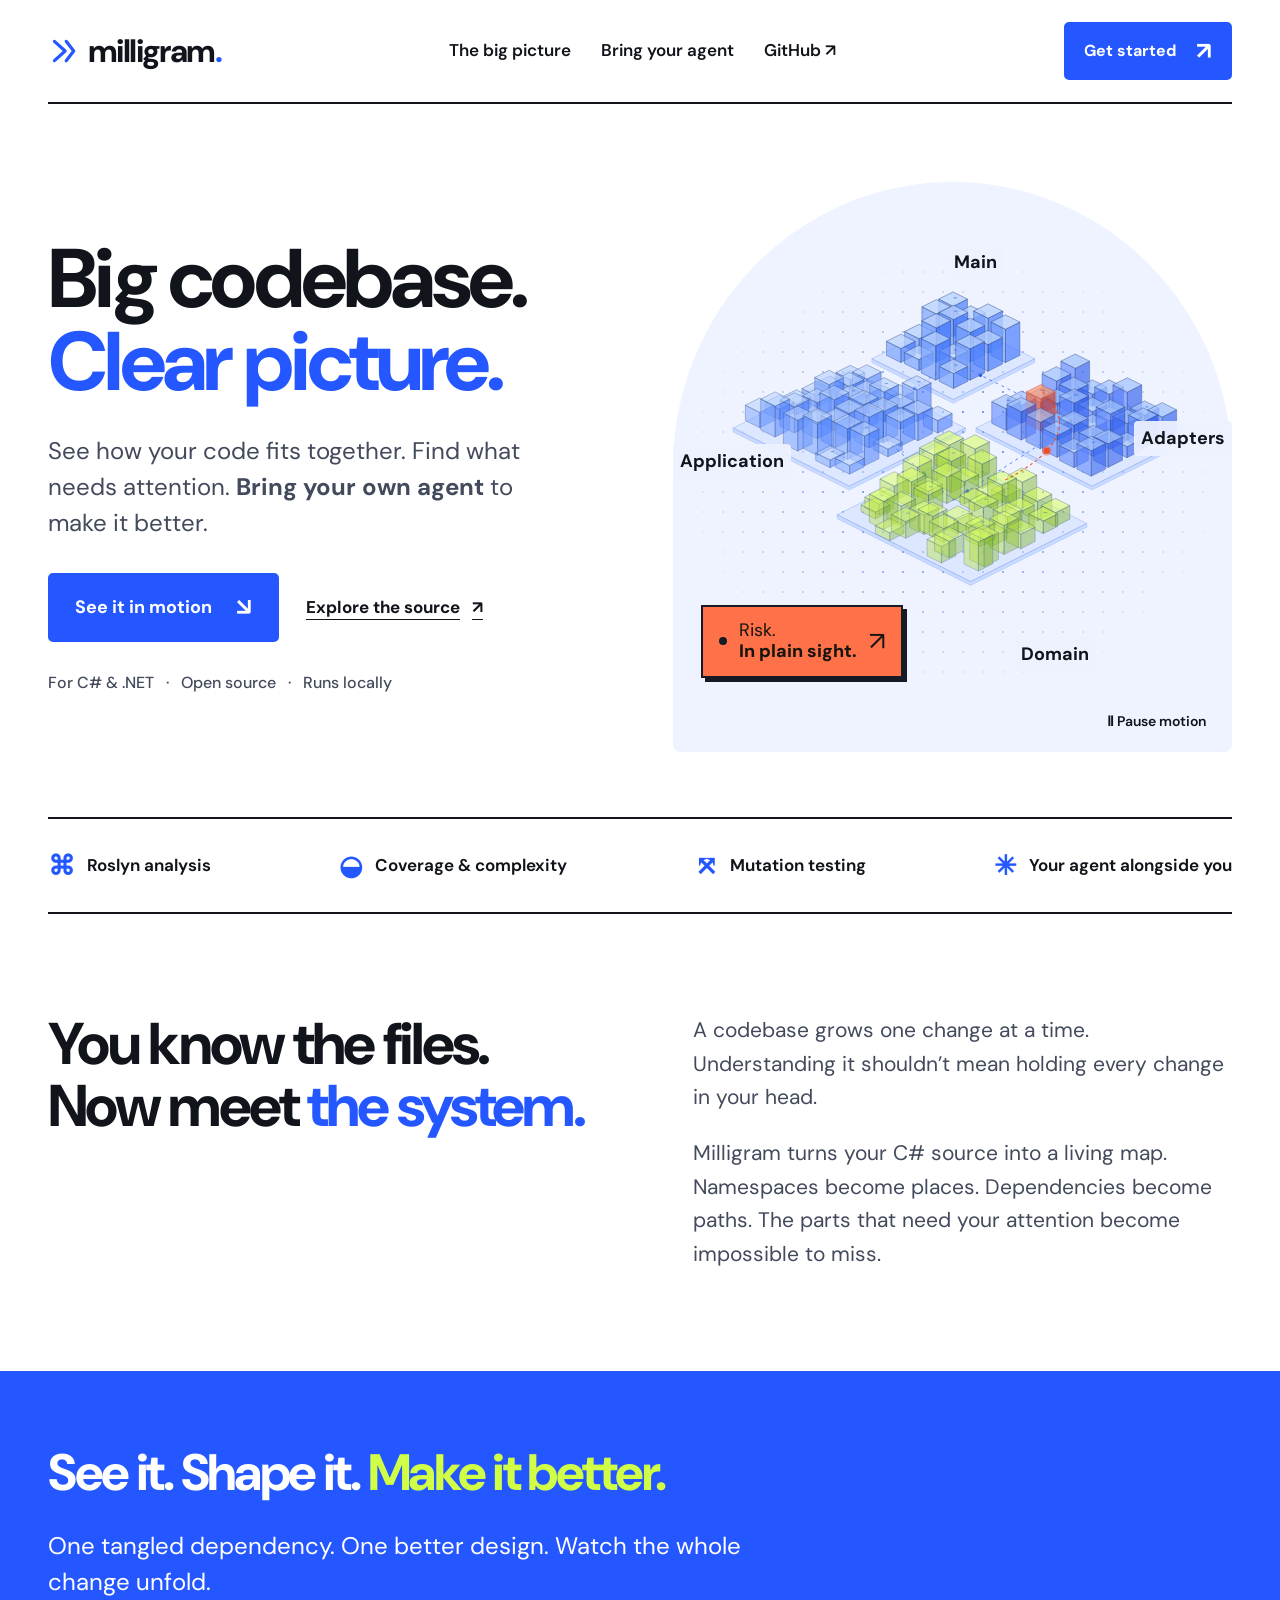
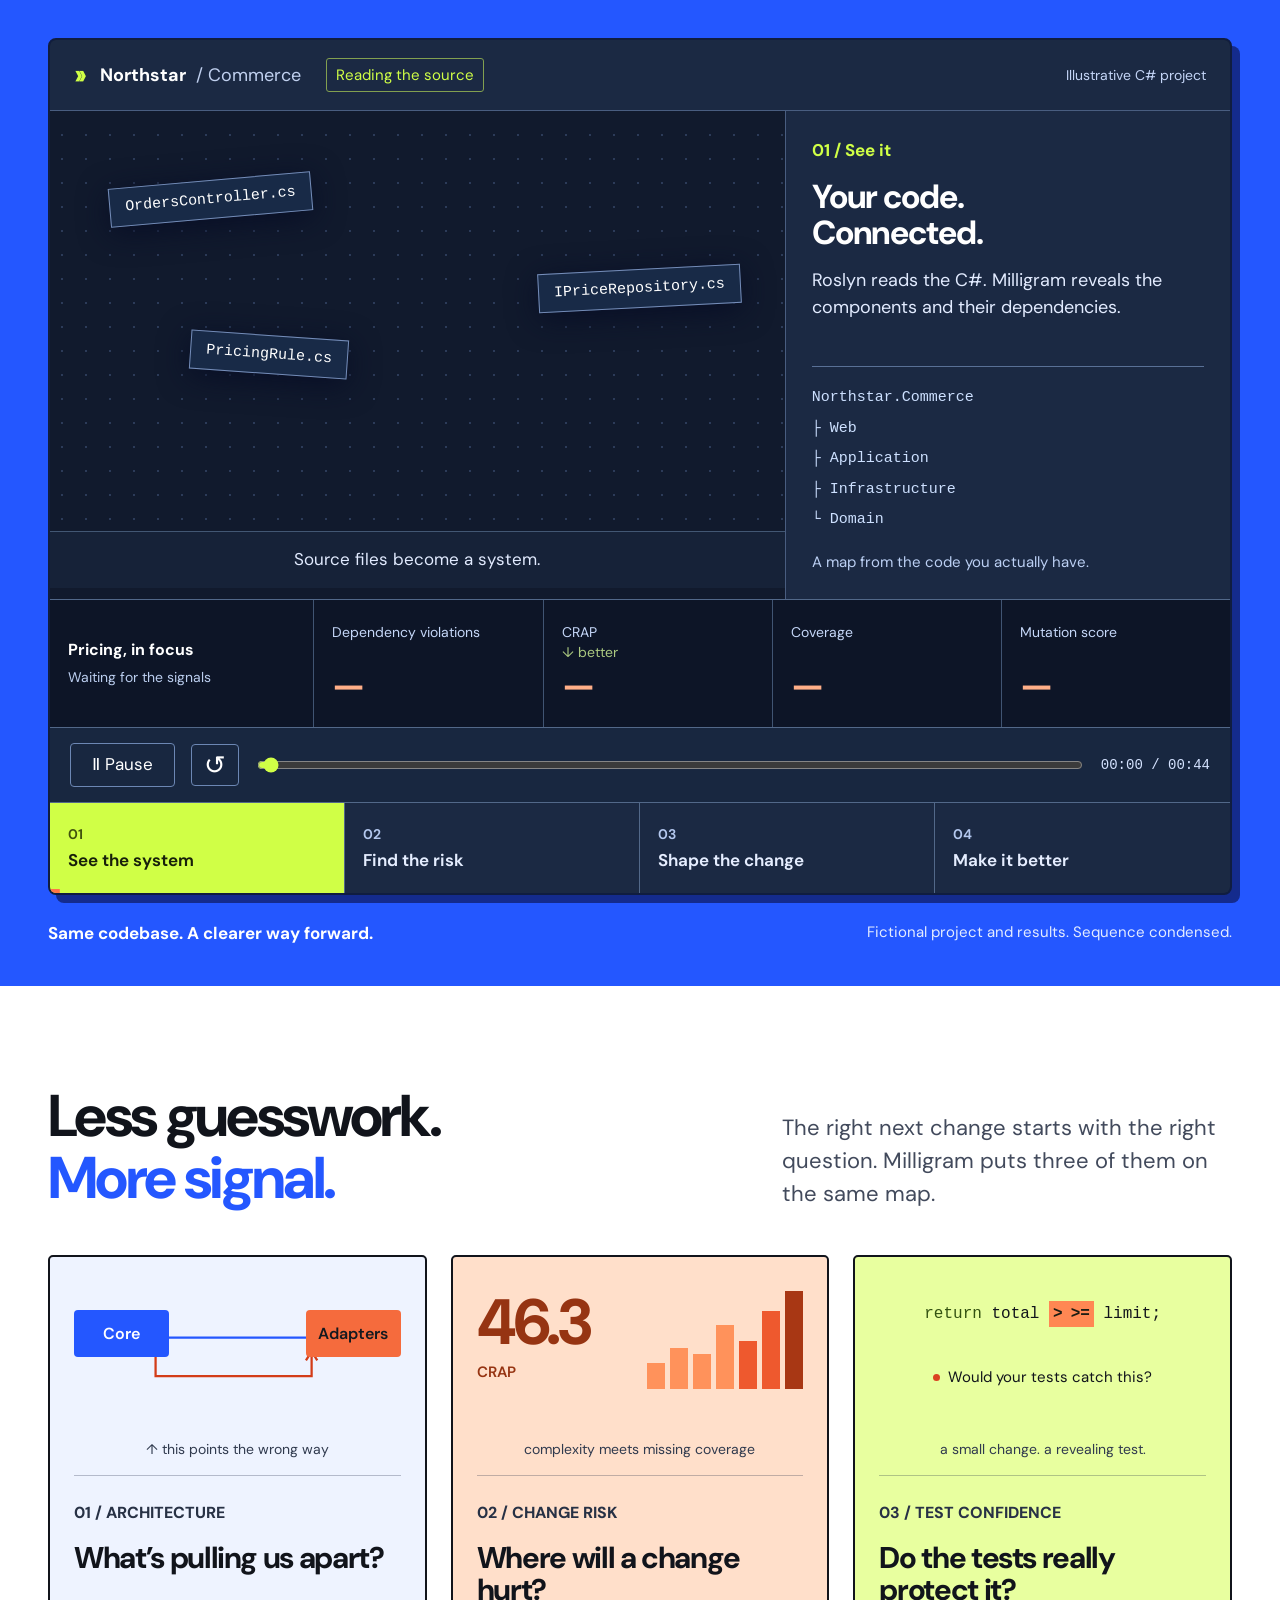
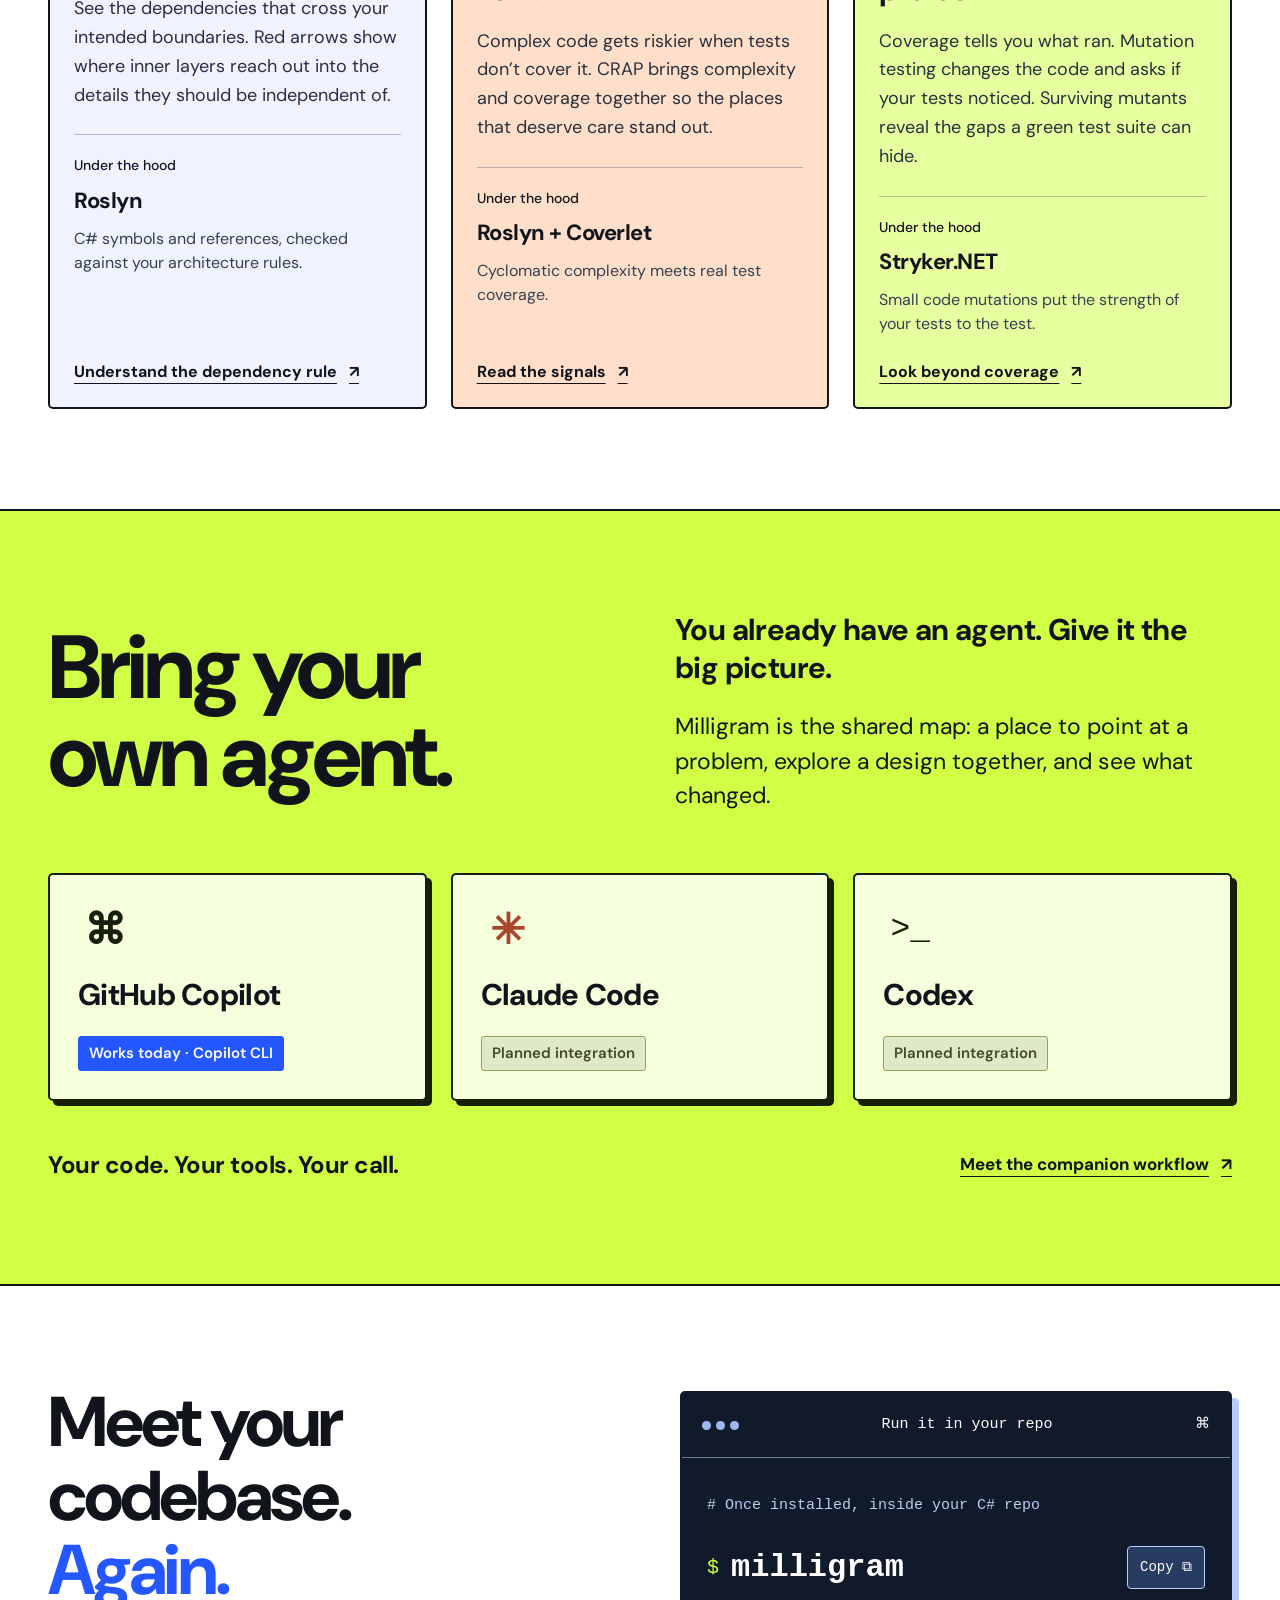
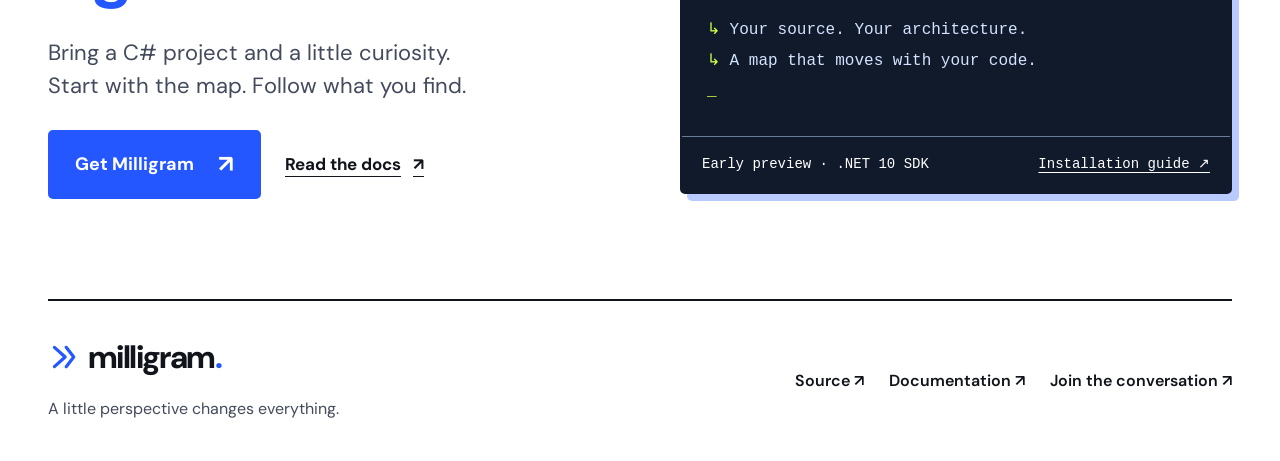
<file: docs/index.html>
<!doctype html>
<html lang="en">
  <head>
    <meta charset="utf-8" />
    <meta name="viewport" content="width=device-width, initial-scale=1" />
    <meta name="theme-color" content="#ffffff" />
    <meta
      name="description"
      content="See the shape of your C# codebase. Find architectural risk, explore a better design, and work with an AI agent to make it real. Meet Milligram."
    />
    <meta
      property="og:title"
      content="Milligram — Big codebase. Clear picture."
    />
    <meta
      property="og:description"
      content="A living map of your C# codebase. Architecture, test confidence, and an agent to help you move forward."
    />
    <meta property="og:type" content="website" />
    <meta property="og:url" content="https://jhnoor.github.io/milligram/" />
    <title>Milligram — See the big picture. Change it.</title>
    <link rel="icon" href="favicon.svg" type="image/svg+xml" />
    <link rel="preconnect" href="https://fonts.googleapis.com" />
    <link rel="preconnect" href="https://fonts.gstatic.com" crossorigin />
    <link
      href="https://fonts.googleapis.com/css2?family=DM+Sans:wght@400;500;600;650;700;750;800&display=swap"
      rel="stylesheet"
    />
    <link rel="stylesheet" href="style.css" />
    <script src="site.js" defer></script>
  </head>
  <body>
    <a class="skip-link" href="#main">Skip to content</a>
    <header class="site-header wrap">
      <a class="wordmark" href="#" aria-label="Milligram home"
        ><svg viewBox="0 0 28 28" aria-hidden="true">
          <path d="m6 5 10 9L6 23M17 5l7 9-7 9" /></svg
        >milligram<span class="wordmark-period">.</span></a
      >
      <nav aria-label="Main navigation">
        <a href="#how-it-works">The big picture</a
        ><a href="#agents">Bring your agent</a
        ><a class="nav-github" href="https://github.com/jhnoor/milligram"
          >GitHub <span aria-hidden="true">↗</span></a
        >
      </nav>
      <a class="button button-small" href="#start"
        >Get started <span aria-hidden="true">↗</span></a
      >
    </header>
    <main id="main">
      <section class="hero wrap" aria-labelledby="hero-title">
        <div class="hero-copy">
          <h1 id="hero-title">Big codebase.<br /><em>Clear picture.</em></h1>
          <p class="hero-description">
            See how your code fits together. Find what needs attention.
            <strong>Bring your own agent</strong> to make it better.
          </p>
          <div class="hero-actions">
            <a href="#how-it-works" class="button"
              >See it in motion
              <span class="play-icon" aria-hidden="true">↘</span></a
            ><a class="text-link" href="https://github.com/jhnoor/milligram"
              >Explore the source <span aria-hidden="true">↗</span></a
            >
          </div>
          <p class="hero-note">
            For C# &amp; .NET <span>·</span> Open source <span>·</span> Runs
            locally
          </p>
        </div>
        <div
          class="hero-art"
          role="group"
          aria-label="An animated isometric map: code elements assemble into connected architecture layers, with one risky dependency highlighted in orange."
        >
          <canvas id="architecture-art" aria-hidden="true"></canvas>
          <div class="art-label label-main">Main</div>
          <div class="art-label label-adapters">Adapters</div>
          <div class="art-label label-application">Application</div>
          <div class="art-label label-domain">Domain</div>
          <div class="art-callout">
            <span class="risk-dot"></span
            ><span>Risk.<br /><strong>In plain sight.</strong></span
            ><span aria-hidden="true">↗</span>
          </div>
          <div class="art-bottomline">
            <button
              id="motion-toggle"
              type="button"
              aria-pressed="false"
              aria-label="Pause animations"
            >
              <span aria-hidden="true">Ⅱ</span> Pause motion
            </button>
          </div>
        </div>
      </section>
      <div class="foundation-strip wrap" aria-label="Product foundations">
        <span><b class="strip-symbol">⌘</b> Roslyn analysis</span
        ><span><b class="strip-symbol">◒</b> Coverage &amp; complexity</span
        ><span><b class="strip-symbol">⤧</b> Mutation testing</span
        ><span><b class="strip-symbol">✳</b> Your agent alongside you</span>
      </div>

      <section class="intro wrap section-space" aria-labelledby="intro-title">
        <div class="intro-grid">
          <h2 id="intro-title">
            You know the files.<br />Now meet <em>the system.</em>
          </h2>
          <div class="intro-copy">
            <p>
              A codebase grows one change at a time. Understanding it shouldn’t
              mean holding every change in your head.
            </p>
            <p>
              Milligram turns your C# source into a living map. Namespaces
              become places. Dependencies become paths. The parts that need your
              attention become impossible to miss.
            </p>
          </div>
        </div>
      </section>

      <section
        id="how-it-works"
        class="walkthrough"
        aria-labelledby="walkthrough-title"
      >
        <div class="wrap">
          <div class="walkthrough-heading">
            <h2 id="walkthrough-title">
              See it. Shape it. <em>Make it better.</em>
            </h2>
          </div>
          <p class="story-intro">
            One tangled dependency. One better design. Watch the whole change
            unfold.
          </p>
          <div id="story" class="cinema" data-chapter="0">
            <div class="cinema-toolbar">
              <span class="cinema-project"
                ><b aria-hidden="true">››</b> Northstar
                <span>/ Commerce</span></span
              >
              <span id="story-context">Reading the source</span>
              <span class="cinema-example">Illustrative C# project</span>
            </div>
            <div class="cinema-body">
              <div
                class="story-map"
                role="img"
                aria-label="Animated architecture story: C# source becomes a map. A pricing rule depends outward on Infrastructure. A proposal moves the pricing interface into Domain, reversing the dependency. The agent implements the design and strengthens the tests, then refreshed metrics show an illustrative improvement."
              >
                <div class="story-world" aria-hidden="true">
                  <div class="source-scraps">
                    <code>OrdersController.cs</code><code>PricingRule.cs</code
                    ><code>IPriceRepository.cs</code>
                  </div>
                  <div class="scan-beam"></div>
                  <svg
                    class="story-wires"
                    viewBox="0 0 720 620"
                    preserveAspectRatio="none"
                  >
                    <defs>
                      <marker
                        id="story-arrow"
                        viewBox="0 0 10 10"
                        refX="8"
                        refY="5"
                        markerWidth="5"
                        markerHeight="5"
                        orient="auto-start-reverse"
                      >
                        <path d="M0 0 10 5 0 10z" fill="context-stroke" />
                      </marker>
                    </defs>
                    <g class="story-base-wires">
                      <path
                        pathLength="1"
                        d="M360 118V165Q360 183 342 183H151Q133 183 133 201V211"
                      />
                      <path
                        pathLength="1"
                        d="M360 118V165Q360 183 378 183H551Q569 183 569 201V211"
                      />
                      <path
                        pathLength="1"
                        d="M133 366V396Q133 416 153 416H274Q294 416 294 436V446"
                      />
                    </g>
                    <path
                      class="story-wrong-wire"
                      pathLength="1"
                      d="M526 483H678Q692 483 692 469V299Q692 285 678 285H668"
                    />
                    <path
                      class="story-right-wire"
                      pathLength="1"
                      d="M569 366V396Q569 416 549 416H446Q426 416 426 436V446"
                    />
                    <circle class="story-traveller" r="5" />
                  </svg>
                  <div class="story-node story-api">
                    <span class="story-node-symbol">⌘</span
                    ><strong>Web API</strong><span>OrdersController</span>
                  </div>
                  <div class="story-node story-orders">
                    <span class="story-node-symbol">◇</span
                    ><strong>Application</strong><span>CheckoutService</span>
                  </div>
                  <div class="story-node story-infra">
                    <span class="story-node-symbol">⊞</span
                    ><strong>Infrastructure</strong><span>PriceRepository</span>
                  </div>
                  <div class="story-node story-domain">
                    <span class="story-node-symbol">⬡</span
                    ><strong>Domain</strong><span>PricingRule</span>
                  </div>
                  <div class="story-contract">
                    <span>◇</span> Pricing contract
                  </div>
                  <div class="story-violation">↗ Wrong direction</div>
                  <div class="story-resolution">
                    ✓ The core owns the contract
                  </div>
                </div>
                <div class="story-map-caption" id="story-map-caption">
                  Source files become a system.
                </div>
              </div>
              <aside class="story-narrative" aria-label="Animation explanation">
                <span class="story-chapter-label" id="story-chapter-label"
                  >01 / See it</span
                >
                <h3 id="story-title">Your code.<br />Connected.</h3>
                <p id="story-description">
                  Roslyn reads the C#. Milligram reveals the components and the
                  dependencies between them.
                </p>
                <div class="story-panels">
                  <div class="story-panel" data-panel="0">
                    <div class="story-source">
                      <span>Northstar.Commerce</span><span>├ Web</span
                      ><span>├ Application</span><span>├ Infrastructure</span
                      ><span>└ Domain</span>
                    </div>
                    <p class="story-note">
                      A map from the code you actually have.
                    </p>
                  </div>
                  <div class="story-panel" data-panel="1" hidden>
                    <div class="story-finding">
                      <span>Domain → Infrastructure</span
                      ><strong
                        >The business rule reaches outside its boundary.</strong
                      >
                    </div>
                    <div class="story-mutation">
                      <code>total <b>&gt;=</b> limit</code
                      ><span>Mutant survived. A boundary test is missing.</span>
                    </div>
                  </div>
                  <div class="story-panel" data-panel="2" hidden>
                    <div class="story-message">
                      <span>You</span>
                      <p>“Keep pricing independent.”</p>
                    </div>
                    <div class="story-message agent-response">
                      <span>✳ Your agent</span>
                      <p id="story-agent-response">
                        Move IPriceRepository into Domain. Keep the database
                        adapter outside.
                      </p>
                    </div>
                    <span class="story-proposal-tag"
                      >Proposal · source unchanged</span
                    >
                  </div>
                  <div class="story-panel" data-panel="3" hidden>
                    <div class="story-check" data-check="0">
                      <span>○</span> Implement the design
                    </div>
                    <div class="story-check" data-check="1">
                      <span>○</span> Simplify pricing. Add boundary tests.
                    </div>
                    <div class="story-check" data-check="2">
                      <span>○</span> Rerun coverage &amp; mutation
                    </div>
                    <div class="story-outcome">
                      Better is something you can verify.
                    </div>
                  </div>
                </div>
              </aside>
            </div>
            <div
              class="story-metrics"
              aria-label="Illustrative pricing metrics"
            >
              <div class="story-metrics-label">
                <strong>Pricing, in focus</strong
                ><span id="story-metric-status">Waiting for the signals</span>
              </div>
              <div class="story-metric">
                <span>Dependency violations</span>
                <div>
                  <s id="baseline-violations" hidden>1</s
                  ><strong id="metric-violations">—</strong>
                </div>
              </div>
              <div class="story-metric">
                <span>CRAP <i>↓ better</i></span>
                <div>
                  <s id="baseline-crap" hidden>46.3</s
                  ><strong id="metric-crap">—</strong>
                </div>
              </div>
              <div class="story-metric">
                <span>Coverage</span>
                <div>
                  <s id="baseline-coverage" hidden>38%</s
                  ><strong id="metric-coverage">—</strong>
                </div>
              </div>
              <div class="story-metric">
                <span>Mutation score</span>
                <div>
                  <s id="baseline-mutation" hidden>41%</s
                  ><strong id="metric-mutation">—</strong>
                </div>
              </div>
            </div>
            <div class="story-transport">
              <button
                id="story-play"
                type="button"
                aria-label="Pause story"
                aria-pressed="true"
              >
                Ⅱ <span>Pause</span>
              </button>
              <button id="story-replay" type="button" aria-label="Replay story">
                ↺
              </button>
              <label class="sr-only" for="story-seek"
                >Animation position in seconds</label
              >
              <input
                id="story-seek"
                type="range"
                min="0"
                max="44"
                step="0.1"
                value="0"
                aria-valuetext="0 seconds of 44"
              />
              <span class="story-time" id="story-time">00:00 / 00:44</span>
            </div>
            <div class="story-chapters" aria-label="Jump to a chapter">
              <button type="button" data-chapter="0" aria-pressed="true">
                <span>01</span> See the system<i></i>
              </button>
              <button type="button" data-chapter="1" aria-pressed="false">
                <span>02</span> Find the risk<i></i>
              </button>
              <button type="button" data-chapter="2" aria-pressed="false">
                <span>03</span> Shape the change<i></i>
              </button>
              <button type="button" data-chapter="3" aria-pressed="false">
                <span>04</span> Make it better<i></i>
              </button>
            </div>
            <p id="story-status" class="sr-only" role="status"></p>
          </div>
          <p class="story-caption">
            <strong>Same codebase. A clearer way forward.</strong
            ><span>Fictional project and results. Sequence condensed.</span>
          </p>
          <noscript
            ><p>
              The animated example needs JavaScript. Milligram maps C# source,
              exposes risky dependencies and test gaps, and helps you explore
              and implement a better design with your agent.
            </p></noscript
          >
        </div>
      </section>

      <section
        class="signals wrap section-space"
        aria-labelledby="signals-title"
      >
        <div class="section-heading">
          <div>
            <h2 id="signals-title">
              Less guesswork.<br /><em>More signal.</em>
            </h2>
          </div>
          <p>
            The right next change starts with the right question. Milligram puts
            three of them on the same map.
          </p>
        </div>
        <div class="signal-grid">
          <article class="signal-card">
            <div class="signal-visual dependency-visual" aria-hidden="true">
              <span class="mini-box box-core">Core</span
              ><svg viewBox="0 0 260 100">
                <path d="M58 48H196" />
                <path class="bad-path" d="M58 60V82H196V60" />
                <path class="arrow-tip" d="m191 68 5-8 5 8" /></svg
              ><span class="mini-box box-outer">Adapters</span
              ><span class="mini-annotation">↑ this points the wrong way</span>
            </div>
            <span class="card-index">01 / ARCHITECTURE</span>
            <h3>What’s pulling us apart?</h3>
            <p>
              See the dependencies that cross your intended boundaries. Red
              arrows show where inner layers reach out into the details they
              should be independent of.
            </p>
            <div class="signal-tools">
              <span>Under the hood</span><strong>Roslyn</strong>
              <p>
                C# symbols and references, checked against your architecture
                rules.
              </p>
            </div>
            <a
              class="text-link"
              href="https://github.com/jhnoor/milligram#configure-milligramjson"
              >Understand the dependency rule
              <span aria-hidden="true">↗</span></a
            >
          </article>
          <article class="signal-card">
            <div class="signal-visual complexity-visual" aria-hidden="true">
              <div class="metric-number">46.3<span>CRAP</span></div>
              <div class="metric-bars">
                <i style="--bar: 26%"></i><i style="--bar: 42%"></i
                ><i style="--bar: 36%"></i><i style="--bar: 65%"></i
                ><i style="--bar: 49%"></i><i style="--bar: 80%"></i
                ><i style="--bar: 100%"></i>
              </div>
              <span class="mini-annotation"
                >complexity meets missing coverage</span
              >
            </div>
            <span class="card-index">02 / CHANGE RISK</span>
            <h3>Where will a change hurt?</h3>
            <p>
              Complex code gets riskier when tests don’t cover it. CRAP brings
              complexity and coverage together so the places that deserve care
              stand out.
            </p>
            <div class="signal-tools">
              <span>Under the hood</span><strong>Roslyn + Coverlet</strong>
              <p>Cyclomatic complexity meets real test coverage.</p>
            </div>
            <a
              class="text-link"
              href="https://github.com/jhnoor/milligram#metrics"
              >Read the signals <span aria-hidden="true">↗</span></a
            >
          </article>
          <article class="signal-card">
            <div class="signal-visual mutation-visual" aria-hidden="true">
              <div class="mutation-code">
                <span>return</span> total <b class="mutation-original">&gt;</b
                ><b class="mutation-changed">&gt;=</b> limit;
              </div>
              <div class="mutation-result">
                <span class="mutation-light"></span>
                <span class="mutation-caption"
                  >Would your tests catch this?</span
                >
              </div>
              <span class="mini-annotation"
                >a small change. a revealing test.</span
              >
            </div>
            <span class="card-index">03 / TEST CONFIDENCE</span>
            <h3>Do the tests really protect it?</h3>
            <p>
              Coverage tells you what ran. Mutation testing changes the code and
              asks if your tests noticed. Surviving mutants reveal the gaps a
              green test suite can hide.
            </p>
            <div class="signal-tools">
              <span>Under the hood</span><strong>Stryker.NET</strong>
              <p>
                Small code mutations put the strength of your tests to the test.
              </p>
            </div>
            <a
              class="text-link"
              href="https://github.com/jhnoor/milligram#metrics"
              >Look beyond coverage <span aria-hidden="true">↗</span></a
            >
          </article>
        </div>
      </section>

      <section
        id="agents"
        class="bring-agent section-space"
        aria-labelledby="agent-title"
      >
        <div class="wrap">
          <div class="agent-heading">
            <h2 id="agent-title">Bring your<br /><em>own agent.</em></h2>
            <div>
              <p>You already have an agent. Give it the big picture.</p>
              <p>
                Milligram is the shared map: a place to point at a problem,
                explore a design together, and see what changed.
              </p>
            </div>
          </div>
          <div class="agent-options" aria-label="Agent compatibility">
            <article>
              <span class="agent-glyph" aria-hidden="true">⌘</span>
              <h3>GitHub Copilot</h3>
              <span class="agent-availability available"
                >Works today · Copilot CLI</span
              >
            </article>
            <article>
              <span class="agent-glyph claude-glyph" aria-hidden="true"
                >✳</span
              >
              <h3>Claude Code</h3>
              <span class="agent-availability">Planned integration</span>
            </article>
            <article>
              <span class="agent-glyph codex-glyph" aria-hidden="true"
                >&gt;_</span
              >
              <h3>Codex</h3>
              <span class="agent-availability">Planned integration</span>
            </article>
          </div>
          <div class="agent-bottom">
            <strong>Your code. Your tools. Your call.</strong
            ><a
              class="text-link"
              href="https://github.com/jhnoor/milligram#the-agent"
              >Meet the companion workflow <span aria-hidden="true">↗</span></a
            >
          </div>
        </div>
      </section>

      <section
        id="start"
        class="start-section wrap section-space"
        aria-labelledby="start-title"
      >
        <div>
          <h2 id="start-title">Meet your codebase.<br /><em>Again.</em></h2>
          <p>
            Bring a C# project and a little curiosity.<br />Start with the map.
            Follow what you find.
          </p>
          <a class="button" href="https://github.com/jhnoor/milligram#install"
            >Get Milligram <span aria-hidden="true">↗</span></a
          ><a
            class="start-docs text-link"
            href="https://github.com/jhnoor/milligram#readme"
            >Read the docs <span aria-hidden="true">↗</span></a
          >
        </div>
        <div class="terminal">
          <div class="terminal-bar">
            <span><i></i><i></i><i></i></span><span>Run it in your repo</span
            ><span>⌘</span>
          </div>
          <div class="terminal-body">
            <span class="terminal-comment"
              ># Once installed, inside your C# repo</span
            >
            <div class="terminal-command">
              <span>$</span><code id="launch-command">milligram</code
              ><button
                id="copy-command"
                type="button"
                aria-label="Copy milligram command"
              >
                Copy <span aria-hidden="true">⧉</span>
              </button>
            </div>
            <div class="terminal-output">
              <span>↳</span> Your source. Your architecture.<br /><span>↳</span>
              A map that moves with your code.<br /><span
                class="terminal-cursor"
                >_</span
              >
            </div>
          </div>
          <div class="terminal-footer">
            <span>Early preview · .NET 10 SDK</span
            ><a href="https://github.com/jhnoor/milligram#install"
              >Installation guide ↗</a
            >
          </div>
          <p class="copy-status" id="copy-status" role="status"></p>
        </div>
      </section>
    </main>
    <footer class="site-footer wrap">
      <div>
        <a class="wordmark" href="#" aria-label="Milligram home"
          ><svg viewBox="0 0 28 28" aria-hidden="true">
            <path d="m6 5 10 9L6 23M17 5l7 9-7 9" /></svg
          >milligram<span class="wordmark-period">.</span></a
        >
        <p>A little perspective changes everything.</p>
      </div>
      <div class="footer-links">
        <a href="https://github.com/jhnoor/milligram">Source ↗</a
        ><a href="https://github.com/jhnoor/milligram#readme"
          >Documentation ↗</a
        ><a href="https://github.com/jhnoor/milligram/issues"
          >Join the conversation ↗</a
        >
      </div>
      <span class="footer-note"
        >Built in the open.<br />Made for the whole picture.</span
      >
    </footer>
  </body>
</html>
</file>
<file: docs/style.css>
:root {
  --paper: #fff;
  --ink: #11141b;
  --muted: #424a5c;
  --line: #d9dfe9;
  --blue: #2457ff;
  --lime: #d0ff46;
  --orange: #e8431e;
  --mono: "SFMono-Regular", Consolas, "Liberation Mono", monospace;
}
* {
  box-sizing: border-box;
}
html {
  scroll-padding-top: 24px;
}
body {
  margin: 0;
  background: var(--paper);
  color: var(--ink);
  font-family: "DM Sans", sans-serif;
  font-size: 20px;
  line-height: 1.6;
  -webkit-font-smoothing: antialiased;
}
::selection {
  background: var(--lime);
  color: var(--ink);
}
a {
  color: inherit;
  text-decoration: none;
}
button {
  color: inherit;
  font: inherit;
  cursor: pointer;
  touch-action: manipulation;
}
button,
a {
  -webkit-tap-highlight-color: transparent;
}
button:focus-visible,
a:focus-visible {
  outline: 3px solid var(--orange);
  outline-offset: 5px;
}
svg {
  display: block;
}
h1,
h2,
h3,
p {
  margin: 0;
}
h1,
h2,
h3 {
  font-weight: 750;
  line-height: 1.05;
  letter-spacing: -0.045em;
}
em {
  font-style: normal;
  color: var(--blue);
}
.wrap {
  width: min(1360px, calc(100% - 96px));
  margin-inline: auto;
}
.sr-only {
  position: absolute;
  width: 1px;
  height: 1px;
  margin: -1px;
  padding: 0;
  overflow: hidden;
  clip-path: inset(50%);
  white-space: nowrap;
  border: 0;
}
.skip-link {
  position: fixed;
  top: -100px;
  left: 20px;
  padding: 12px 20px;
  background: var(--ink);
  color: white;
  z-index: 20;
}
.skip-link:focus {
  top: 12px;
}
.site-header {
  display: flex;
  align-items: center;
  justify-content: space-between;
  gap: 28px;
  min-height: 104px;
  border-bottom: 2px solid var(--ink);
}
.wordmark {
  display: inline-flex;
  align-items: center;
  font-size: 32px;
  font-weight: 800;
  letter-spacing: -1.6px;
  line-height: 1;
}
.wordmark svg {
  width: 30px;
  height: 30px;
  margin-right: 10px;
  fill: none;
  stroke: var(--blue);
  stroke-width: 3;
  stroke-linecap: round;
  stroke-linejoin: round;
}
.wordmark-period {
  color: var(--blue);
}
.site-header nav {
  display: flex;
  gap: 30px;
  font-size: 17px;
  font-weight: 600;
}
.site-header nav a:hover {
  color: var(--blue);
}
.button {
  display: inline-flex;
  align-items: center;
  justify-content: center;
  gap: 24px;
  padding: 18px 25px;
  min-height: 58px;
  background: var(--blue);
  color: white;
  border: 2px solid var(--blue);
  border-radius: 5px;
  font-size: 18px;
  font-weight: 700;
  line-height: 1.2;
  transition:
    background 0.2s,
    transform 0.2s;
}
.button:hover {
  background: #143bc3;
  border-color: #143bc3;
  transform: translateY(-2px);
}
.button span {
  font-size: 24px;
}
.button-small {
  padding: 13px 18px;
  min-height: 50px;
  font-size: 16px;
  gap: 20px;
}
.text-link {
  display: inline-flex;
  align-items: center;
  gap: 12px;
  font-size: 17px;
  font-weight: 700;
  text-decoration: underline;
  text-underline-offset: 6px;
  text-decoration-thickness: 1px;
}
.text-link:hover {
  color: var(--blue);
}
.signal-dot {
  display: inline-block;
  flex-shrink: 0;
  width: 9px;
  height: 9px;
  border-radius: 50%;
  background: var(--blue);
}
.hero {
  display: grid;
  grid-template-columns: 1.08fr 1fr;
  gap: 22px;
  align-items: center;
  padding-block: 78px 65px;
}
.hero-copy {
  z-index: 1;
}
h1 {
  font-size: clamp(62px, 6.5vw, 98px);
  line-height: 0.99;
}
h1 em {
  display: inline-block;
}
.hero-description {
  max-width: 510px;
  margin-top: 30px;
  font-size: 24px;
  line-height: 1.5;
  color: var(--muted);
}
.hero-actions {
  display: flex;
  align-items: center;
  gap: 27px;
  margin-top: 32px;
}
.hero-note {
  font-size: 16px;
  font-weight: 500;
  margin-top: 28px;
  color: var(--muted);
}
.hero-note span {
  margin: 0 8px;
}
.hero-art {
  position: relative;
  min-width: 0;
  height: 570px;
  isolation: isolate;
  background: #eef3ff;
  border-radius: 50% 50% 8px 8px;
}
.hero-art::before {
  content: "";
  position: absolute;
  inset: 60px 0 50px;
  z-index: -1;
  background-image: radial-gradient(#7d9bea 0.8px, transparent 0.8px);
  background-size: 20px 20px;
  mask-image: radial-gradient(ellipse, black 20%, transparent 70%);
}
#architecture-art {
  width: 100%;
  height: 100%;
  display: block;
}
.art-label {
  position: absolute;
  font-size: 18px;
  font-weight: 700;
  padding: 3px 7px;
  background: #eef3ffee;
  border-radius: 4px;
}
.label-main {
  top: 11%;
  left: 49%;
}
.label-adapters {
  top: 42%;
  right: 0;
}
.label-application {
  top: 46%;
  left: 0;
}
.label-domain {
  bottom: 14%;
  left: 61%;
}
.art-callout {
  position: absolute;
  bottom: 13%;
  left: 5%;
  display: flex;
  align-items: center;
  gap: 12px;
  background: #ff7148;
  color: #181510;
  padding: 13px 16px;
  font-size: 18px;
  line-height: 1.2;
  border: 2px solid #161a24;
  box-shadow: 4px 4px 0 #161a24;
}
.art-callout strong {
  font-weight: 800;
}
.art-callout > span:last-child {
  font-size: 26px;
}
.risk-dot {
  width: 8px;
  height: 8px;
  border-radius: 50%;
  background: #151b24;
}
.art-bottomline {
  position: absolute;
  bottom: 10px;
  right: 16px;
}
.art-bottomline button {
  border: 0;
  background: transparent;
  font-size: 14px;
  font-weight: 600;
  padding: 10px;
}
.foundation-strip {
  display: flex;
  justify-content: space-between;
  flex-wrap: wrap;
  gap: 20px;
  padding: 25px 0;
  border-top: 2px solid var(--ink);
  border-bottom: 2px solid var(--ink);
  font-size: 17px;
  font-weight: 650;
}
.foundation-strip > span {
  display: flex;
  align-items: center;
  gap: 12px;
}
.strip-symbol {
  font-size: 27px;
  font-weight: 600;
  color: var(--blue);
}
.section-space {
  padding-block: 100px;
}
h2 {
  font-size: clamp(44px, 4.6vw, 68px);
}
.intro-grid {
  display: grid;
  grid-template-columns: 1.05fr 1fr;
  gap: 80px;
}
.intro-copy {
  font-size: 21px;
  color: var(--muted);
}
.intro-copy p + p {
  margin-top: 22px;
}
.walkthrough {
  background: var(--blue);
  color: white;
  padding: 75px 0 40px;
}
.walkthrough-heading {
  display: flex;
  align-items: flex-end;
  justify-content: space-between;
  gap: 24px;
  margin-bottom: 38px;
}
.walkthrough-heading h2 {
  font-size: clamp(40px, 4vw, 60px);
  max-width: 860px;
}
.walkthrough-heading em {
  color: var(--lime);
}
.section-heading {
  display: flex;
  align-items: flex-end;
  justify-content: space-between;
  gap: 60px;
  margin-bottom: 45px;
}
.section-heading > p {
  max-width: 450px;
  font-size: 22px;
  line-height: 1.5;
  color: var(--muted);
}
.signal-grid {
  display: grid;
  grid-template-columns: repeat(3, minmax(0, 1fr));
  gap: 24px;
}
.signal-card {
  display: flex;
  flex-direction: column;
  padding: 24px;
  border: 2px solid var(--ink);
  border-radius: 5px;
  background: #eef3ff;
}
.signal-card:nth-child(2) {
  background: #ffdfca;
}
.signal-card:nth-child(3) {
  background: #e8ff9f;
}
.signal-visual {
  position: relative;
  height: 195px;
  margin-bottom: 27px;
  border-bottom: 1px solid #15213d44;
}
.card-index {
  font-size: 16px;
  font-weight: 750;
  line-height: 1.3;
  margin-bottom: 18px;
  color: #273145;
}
.signal-card h3 {
  font-size: 30px;
  line-height: 1.08;
  margin-bottom: 20px;
}
.signal-card > p {
  font-size: 18px;
  line-height: 1.6;
  margin-bottom: 25px;
  color: #29303c;
}
.signal-card > a {
  margin-top: auto;
  font-size: 16px;
  line-height: 1.45;
}
.mini-annotation {
  position: absolute;
  left: 0;
  right: 0;
  bottom: 17px;
  text-align: center;
  color: #303a4e;
  font-size: 14px;
  line-height: 1.3;
}
.dependency-visual svg {
  width: 90%;
  height: 118px;
  margin: auto;
}
.dependency-visual svg path {
  stroke: var(--blue);
  stroke-width: 2;
  fill: none;
}
.dependency-visual svg .bad-path,
.dependency-visual svg .arrow-tip {
  stroke: #d33c18;
  stroke-width: 2;
}
.mini-box {
  position: absolute;
  top: 29px;
  width: 95px;
  height: 47px;
  background: var(--blue);
  color: white;
  border-radius: 4px;
  display: grid;
  place-items: center;
  font-size: 16px;
  font-weight: 600;
}
.box-core {
  left: 0;
}
.box-outer {
  right: 0;
  background: #f56b3d;
  color: #14191f;
}
.metric-number {
  position: absolute;
  left: 0;
  top: 10px;
  font-size: 64px;
  letter-spacing: -4px;
  line-height: 1;
  font-weight: 750;
  color: #963412;
}
.metric-number > span {
  display: block;
  font-size: 15px;
  letter-spacing: 0;
  font-weight: 600;
  margin-top: 10px;
}
.metric-bars {
  position: absolute;
  top: 10px;
  right: 0;
  width: 48%;
  height: 98px;
  display: flex;
  align-items: flex-end;
  gap: 5px;
}
.metric-bars i {
  width: 12%;
  height: var(--bar);
  background: #ff925b;
}
.metric-bars i:nth-last-child(-n + 3) {
  background: #ee592e;
}
.metric-bars i:last-child {
  background: #a83714;
}
.mutation-code {
  position: absolute;
  left: 0;
  right: 0;
  top: 20px;
  text-align: center;
  font: 16px var(--mono);
  white-space: nowrap;
}
.mutation-code span {
  color: #335211;
}
.mutation-code b {
  display: inline-block;
  font-weight: 700;
  background: #ff8753;
  padding: 4px;
  color: #1d1d13;
}
.mutation-changed {
  animation: mutated 8s step-end infinite;
}
.mutation-original {
  animation: original 8s step-end infinite;
}
@keyframes mutated {
  0%,
  29% {
    display: none;
  }
  30%,
  100% {
    display: inline-block;
  }
}
@keyframes original {
  0%,
  29% {
    display: inline-block;
  }
  30%,
  100% {
    display: none;
  }
}
.mutation-result {
  position: absolute;
  left: 0;
  right: 0;
  top: 87px;
  display: flex;
  justify-content: center;
  align-items: center;
  gap: 8px;
  font-size: 15px;
  line-height: 1.3;
}
.mutation-light {
  width: 7px;
  height: 7px;
  border-radius: 50%;
  background: #da4220;
}
.start-section {
  display: grid;
  grid-template-columns: 1fr 1fr;
  gap: 80px;
  align-items: center;
}
.start-section h2 {
  font-size: clamp(52px, 5.5vw, 80px);
}
.start-section > div > p:not(.copy-status) {
  font-size: 22px;
  line-height: 1.5;
  margin: 28px 0;
  color: var(--muted);
}
.start-docs {
  margin-left: 24px;
}
.terminal {
  position: relative;
  background: #111a2b;
  color: white;
  border: 2px solid #111a2b;
  border-radius: 5px;
  box-shadow: 7px 7px 0 #b9caff;
  font-family: var(--mono);
}
.terminal-bar {
  display: flex;
  justify-content: space-between;
  align-items: center;
  gap: 16px;
  padding: 20px;
  border-bottom: 1px solid #6c7b97;
  font-size: 15px;
}
.terminal-bar > span:first-child {
  display: flex;
  gap: 5px;
}
.terminal-bar i {
  width: 9px;
  height: 9px;
  border-radius: 50%;
  background: #9eb8f2;
}
.terminal-body {
  padding: 30px 25px;
}
.terminal-comment {
  font-size: 15px;
  color: #bdcfee;
}
.terminal-command {
  display: flex;
  align-items: center;
  gap: 12px;
  margin: 22px 0;
}
.terminal-command > span {
  color: var(--lime);
}
.terminal-command code {
  font-size: 32px;
  font-weight: 700;
}
.terminal-command button {
  margin-left: auto;
  background: #273c60;
  border: 1px solid #b9cfff;
  border-radius: 4px;
  padding: 9px 12px;
  font-size: 14px;
  color: white;
}
.terminal-command button:hover {
  background: var(--blue);
}
.terminal-output {
  font-size: 16px;
  line-height: 1.9;
  color: #d4e3ff;
}
.terminal-output > span {
  color: var(--lime);
}
.terminal-cursor {
  animation: cursor 1.8s steps(1) infinite;
}
@keyframes cursor {
  50% {
    opacity: 0;
  }
}
.terminal-footer {
  display: flex;
  flex-wrap: wrap;
  align-items: center;
  justify-content: space-between;
  gap: 12px;
  padding: 16px 20px;
  border-top: 1px solid #6c7b97;
  font-size: 14px;
}
.terminal-footer a {
  text-decoration: underline;
  text-underline-offset: 4px;
}
.copy-status {
  font:
    15px/1.5 "DM Sans",
    sans-serif;
  padding: 0 20px;
  color: var(--lime);
}
.copy-status:not(:empty) {
  padding-block: 14px;
}
.site-footer {
  display: flex;
  flex-wrap: wrap;
  align-items: center;
  justify-content: space-between;
  gap: 35px;
  padding-block: 40px;
  border-top: 2px solid var(--ink);
}
.site-footer p {
  font-size: 16px;
  color: var(--muted);
  margin-top: 15px;
}
.footer-links {
  display: flex;
  flex-wrap: wrap;
  gap: 25px;
  font-size: 16px;
  font-weight: 600;
}
.footer-links a:hover {
  color: var(--blue);
}
.footer-note {
  display: none;
}
.motion-paused *,
.motion-paused *::before,
.motion-paused *::after {
  animation-play-state: paused !important;
}
@media (max-width: 1150px) {
  .wrap {
    width: calc(100% - 64px);
  }
  .hero {
    gap: 12px;
  }
  h1 {
    font-size: 6.7vw;
  }
  .hero-art {
    height: 500px;
  }
  .hero-description {
    font-size: 22px;
  }
  .hero-actions {
    flex-wrap: wrap;
    gap: 20px;
  }
  .hero-note {
    font-size: 15px;
  }
  .intro-grid {
    gap: 50px;
  }
  .intro-copy {
    font-size: 20px;
  }
  .signal-grid {
    gap: 18px;
  }
  .signal-card {
    padding: 20px;
  }
  .signal-card h3 {
    font-size: 27px;
  }
  .signal-card > p {
    font-size: 17px;
  }
  .mini-box {
    width: 83px;
    font-size: 15px;
  }
  .metric-number {
    font-size: 56px;
  }
  .mutation-code {
    font-size: 14px;
  }
  .mutation-result {
    font-size: 14px;
  }
  .start-section {
    gap: 45px;
  }
  .terminal-body {
    padding: 25px 20px;
  }
  .terminal-comment {
    font-size: 14px;
  }
  .terminal-output {
    font-size: 14px;
  }
}
@media (max-width: 860px) {
  .site-header nav .nav-github {
    display: none;
  }
  .site-header nav {
    font-size: 16px;
    gap: 20px;
  }
  .wordmark {
    font-size: 29px;
  }
  .hero {
    grid-template-columns: 1fr;
    gap: 45px;
    padding-block: 55px 40px;
  }
  .hero-copy {
    text-align: center;
  }
  h1 {
    font-size: clamp(56px, 10vw, 86px);
  }
  .hero-description {
    max-width: 560px;
    margin-inline: auto;
  }
  .hero-actions {
    justify-content: center;
  }
  .hero-art {
    width: min(650px, 100%);
    height: 540px;
    margin: auto;
  }
  .hero-note {
    font-size: 16px;
  }
  .foundation-strip {
    justify-content: center;
    font-size: 16px;
    gap: 15px 30px;
  }
  .section-space {
    padding-block: 75px;
  }
  .intro-grid {
    grid-template-columns: 1fr;
    gap: 30px;
  }
  .intro-copy {
    max-width: 650px;
  }
  h2 {
    font-size: 48px;
  }
  .walkthrough {
    padding-top: 55px;
  }
  .walkthrough-heading {
    display: block;
  }
  .walkthrough-heading h2 {
    font-size: 46px;
  }
  .section-heading {
    display: block;
  }
  .section-heading > p {
    margin-top: 25px;
    max-width: 550px;
    font-size: 21px;
  }
  .signal-grid {
    grid-template-columns: 1fr;
    gap: 25px;
  }
  .signal-card {
    display: grid;
    grid-template-columns: minmax(0, 1fr) minmax(0, 1.2fr);
    gap: 0 30px;
    padding: 28px;
  }
  .signal-visual {
    grid-column: 1;
    grid-row: 1 / 5;
    align-self: center;
    border-bottom: 0;
    margin: 0;
  }
  .card-index,
  .signal-card h3,
  .signal-card > p,
  .signal-card > a {
    grid-column: 2;
  }
  .signal-card h3 {
    font-size: 30px;
  }
  .signal-card > p {
    font-size: 18px;
  }
  .signal-card > a {
    font-size: 16px;
  }
  .start-section {
    grid-template-columns: 1fr;
    gap: 45px;
  }
  .start-section h2 {
    font-size: 65px;
  }
  .terminal {
    max-width: 650px;
    width: 100%;
  }
  .terminal-output {
    font-size: 17px;
  }
  .terminal-comment {
    font-size: 16px;
  }
  .terminal-footer {
    font-size: 15px;
  }
  .site-footer {
    align-items: flex-start;
  }
}
@media (max-width: 600px) {
  .wrap {
    width: calc(100% - 40px);
  }
  .site-header {
    min-height: 85px;
    gap: 15px;
  }
  .site-header nav {
    display: none;
  }
  .wordmark {
    font-size: 27px;
  }
  .wordmark svg {
    width: 25px;
    margin-right: 7px;
  }
  .button-small {
    font-size: 15px;
    padding: 12px;
    gap: 12px;
  }
  .button-small span {
    font-size: 20px;
  }
  .hero {
    padding-top: 42px;
    gap: 30px;
  }
  h1 {
    font-size: clamp(43px, 11vw, 64px);
  }
  .hero-description {
    font-size: 21px;
    margin-top: 25px;
  }
  .hero-actions {
    gap: 22px;
  }
  .hero-actions .button {
    font-size: 18px;
  }
  .hero-actions .text-link {
    font-size: 17px;
  }
  .hero-note {
    font-size: 15px;
    line-height: 1.7;
  }
  .hero-note span {
    margin: 0 4px;
  }
  .hero-art {
    height: 390px;
    border-radius: 30px 30px 6px 6px;
  }
  .art-label {
    font-size: 16px;
    padding: 2px 4px;
  }
  .label-main {
    top: 10%;
  }
  .label-adapters {
    top: 36%;
  }
  .label-application {
    top: 49%;
  }
  .label-domain {
    bottom: 15%;
  }
  .art-callout {
    font-size: 16px;
    padding: 9px 11px;
    gap: 7px;
    left: 1%;
    bottom: 15%;
  }
  .art-callout > span:last-child {
    font-size: 20px;
  }
  .art-bottomline {
    bottom: 3px;
    right: 3px;
  }
  .art-bottomline button {
    font-size: 14px;
  }
  .foundation-strip {
    display: grid;
    grid-template-columns: 1fr;
    justify-items: start;
    font-size: 17px;
    padding-block: 22px;
    gap: 15px;
  }
  .foundation-strip > span {
    gap: 15px;
  }
  .section-space {
    padding-block: 60px;
  }
  h2 {
    font-size: 41px;
  }
  .intro-copy {
    font-size: 20px;
  }
  .walkthrough {
    padding-block: 45px 30px;
  }
  .walkthrough-heading h2 {
    font-size: 41px;
  }
  .walkthrough-heading h2 em {
    display: block;
  }
  .project-suffix {
    display: none;
  }
  .section-heading > p {
    font-size: 20px;
  }
  .signal-card {
    display: flex;
    padding: 24px;
  }
  .signal-visual {
    width: 100%;
    height: 185px;
    align-self: stretch;
    margin-bottom: 20px;
    border-bottom: 1px solid #15213d44;
  }
  .signal-card h3 {
    font-size: 32px;
  }
  .signal-card > p {
    font-size: 19px;
  }
  .signal-card > a {
    font-size: 17px;
  }
  .card-index {
    font-size: 16px;
  }
  .mini-box {
    font-size: 16px;
    width: 90px;
  }
  .mini-annotation {
    font-size: 14px;
  }
  .mutation-code {
    font-size: 15px;
  }
  .mutation-result {
    font-size: 15px;
  }
  .metric-number {
    font-size: 60px;
  }
  .start-section h2 {
    font-size: 52px;
  }
  .start-section > div > p:not(.copy-status) {
    font-size: 21px;
  }
  .start-docs {
    margin: 23px 0 0;
    display: flex;
    width: fit-content;
    font-size: 18px;
  }
  .terminal-bar {
    font-size: 14px;
    padding: 18px 14px;
    gap: 10px;
  }
  .terminal-body {
    padding: 25px 18px;
  }
  .terminal-comment {
    font-size: 14px;
  }
  .terminal-command {
    gap: 8px;
  }
  .terminal-command code {
    font-size: 26px;
  }
  .terminal-command button {
    font-size: 14px;
    padding: 8px;
  }
  .terminal-output {
    font-size: 15px;
  }
  .terminal-footer {
    font-size: 14px;
    padding: 18px;
  }
  .site-footer {
    padding-block: 32px;
    gap: 30px;
  }
  .site-footer p {
    font-size: 16px;
  }
  .footer-links {
    display: grid;
    gap: 16px;
    font-size: 17px;
  }
}
@media (max-width: 360px) {
  .site-header {
    gap: 10px;
  }
  .wordmark {
    font-size: 25px;
  }
  .wordmark svg {
    width: 22px;
    margin-right: 6px;
  }
  .button-small {
    font-size: 14px;
    padding: 10px;
  }
  .button-small span {
    display: none;
  }
}
@media (prefers-reduced-motion: reduce) {
  *,
  *::before,
  *::after {
    animation-duration: 0.01ms !important;
    animation-iteration-count: 1 !important;
    transition-duration: 0.01ms !important;
  }
}

.story-intro {
  max-width: 750px;
  font-size: 24px;
  line-height: 1.5;
  margin: -10px 0 38px;
}
.cinema {
  background: #111a2d;
  border: 2px solid #101d40;
  border-radius: 8px;
  overflow: hidden;
  box-shadow: 8px 8px 0 #142b8d;
  --story-move: 0;
}
.cinema-toolbar {
  display: flex;
  align-items: center;
  flex-wrap: wrap;
  gap: 15px 25px;
  padding: 18px 24px;
  border-bottom: 1px solid #495d80;
  background: #1b2943;
  font-size: 15px;
}
.cinema-project {
  display: flex;
  align-items: center;
  gap: 10px;
  font-size: 18px;
  font-weight: 700;
}
.cinema-project b {
  color: var(--lime);
  font-size: 30px;
  line-height: 1;
  letter-spacing: -5px;
  margin-right: 8px;
}
.cinema-project > span {
  color: #c0d0ef;
  font-weight: 400;
}
#story-context {
  color: var(--lime);
  border: 1px solid #829f50;
  padding: 4px 9px;
  border-radius: 3px;
}
.cinema-example {
  margin-left: auto;
  color: #c4d5f7;
  font-size: 14px;
}
.cinema-body {
  display: grid;
  grid-template-columns: minmax(0, 1.65fr) minmax(0, 1fr);
}
.story-map {
  align-self: center;
  min-width: 0;
  background-image: radial-gradient(#7896d144 1px, transparent 1px);
  background-size: 24px 24px;
  overflow: hidden;
}
.story-world {
  position: relative;
  aspect-ratio: 720 / 400;
  opacity: var(--world-opacity, 1);
}
.story-wires {
  position: absolute;
  inset: 0;
  width: 100%;
  height: 100%;
  overflow: visible;
}
.story-wires path {
  fill: none;
  stroke: #89adff;
  stroke-width: 2;
  marker-end: url(#story-arrow);
}
.story-wires marker path {
  stroke: none;
  fill: context-stroke;
}
.story-base-wires path {
  stroke-dasharray: 1;
  stroke-dashoffset: var(--wire-draw, 1);
  opacity: var(--wire-opacity, 0);
}
.story-wires .story-wrong-wire {
  stroke: #ff8c60;
  stroke-width: 3;
  stroke-dasharray: 1;
  stroke-dashoffset: var(--wrong-draw, 1);
  opacity: var(--risk-opacity, 0);
}
.story-wires .story-right-wire {
  stroke: var(--lime);
  stroke-width: 3;
  stroke-dasharray: 1;
  stroke-dashoffset: var(--right-draw, 1);
  opacity: var(--right-opacity, 0);
}
.story-traveller {
  fill: var(--lime);
  opacity: var(--traveller-opacity, 0);
}
.story-node {
  position: absolute;
  display: flex;
  flex-direction: column;
  justify-content: flex-start;
  border: 2px solid #799ce7;
  border-radius: 7px;
  padding: 14px 15px;
  background: #253c69;
  box-shadow: 0 8px 0 #090f2255;
  opacity: var(--node-opacity, 0);
  transform: translateY(var(--node-y, 24px));
  transition:
    background 0.7s,
    border-color 0.7s;
}
.story-node strong {
  font-size: clamp(17px, 1.7vw, 24px);
  letter-spacing: -0.6px;
  line-height: 1.1;
}
.story-node > span:last-child {
  color: #d5e3ff;
  font-size: 14px;
  margin-top: 7px;
}
.story-node-symbol {
  display: none;
  color: #bdd3ff;
  font-size: 24px;
  line-height: 1;
  margin-bottom: 9px;
}
.story-api {
  top: 3%;
  left: 36%;
  width: 28%;
  height: 16%;
}
.story-api .story-node-symbol {
  display: none;
}
.story-orders {
  top: 34%;
  left: 3%;
  width: 32%;
  height: 25%;
}
.story-infra {
  top: 34%;
  left: 61%;
  width: 32%;
  height: 25%;
}
.story-domain {
  top: 72%;
  left: 27%;
  width: 46%;
  height: 24%;
}
.story-domain::after {
  content: "";
  position: absolute;
  inset: -8px;
  border: 2px solid #ff8c60;
  border-radius: 13px;
  opacity: var(--risk-glow, 0);
  box-shadow: 0 0 40px #ff64242e;
  pointer-events: none;
}
.story-contract {
  position: absolute;
  display: flex;
  align-items: center;
  justify-content: center;
  gap: 7px;
  left: var(--contract-x, 64%);
  top: var(--contract-y, 52%);
  width: 26%;
  height: 6%;
  border-radius: 4px;
  background: #ffe6c9;
  color: #452309;
  font-size: 14px;
  font-weight: 750;
  box-shadow: 0 4px 12px #090f2280;
  opacity: var(--contract-opacity, 0);
  z-index: 2;
  white-space: nowrap;
}
.story-contract > span {
  font-size: 18px;
}
.story-violation,
.story-resolution {
  position: absolute;
  left: 5%;
  right: 5%;
  top: 63%;
  font-size: 17px;
  font-weight: 700;
  text-align: center;
  line-height: 1.2;
  opacity: var(--risk-label, 0);
  color: #ffab84;
}
.story-resolution {
  opacity: var(--right-opacity, 0);
  color: var(--lime);
}
.story-map-caption {
  min-height: 57px;
  padding: 14px 20px;
  text-align: center;
  border-top: 1px solid #425773;
  font-size: 17px;
  color: #e1eafe;
  background: #162238;
}
.source-scraps {
  position: absolute;
  inset: 0;
  z-index: 3;
  pointer-events: none;
  opacity: var(--source-opacity, 1);
  transform: translateY(var(--source-y, 0px));
}
.source-scraps code {
  position: absolute;
  padding: 10px 15px;
  font: 15px var(--mono);
  border: 1px solid #758db9;
  background: #182a47;
  box-shadow: 0 6px 30px #080e26;
}
.source-scraps code:nth-child(1) {
  top: 14%;
  left: 8%;
  transform: rotate(-5deg);
}
.source-scraps code:nth-child(2) {
  top: 52%;
  left: 19%;
  transform: rotate(4deg);
}
.source-scraps code:nth-child(3) {
  top: 36%;
  right: 6%;
  transform: rotate(-3deg);
}
.scan-beam {
  position: absolute;
  left: 0;
  right: 0;
  top: var(--scan-y, 0%);
  height: 70px;
  background: linear-gradient(transparent, #9ec0ff26);
  border-bottom: 2px solid #a6c3ff;
  opacity: var(--scan-opacity, 0);
  z-index: 3;
  pointer-events: none;
}
.story-narrative {
  min-width: 0;
  padding: 26px;
  border-left: 1px solid #495d80;
  background: #1b2943;
}
.story-chapter-label {
  color: var(--lime);
  display: block;
  font-size: 17px;
  font-weight: 700;
  margin-bottom: 15px;
}
.story-narrative h3 {
  font-size: clamp(30px, 2.6vw, 37px);
  line-height: 1.08;
  letter-spacing: -1.1px;
  min-height: 2.16em;
  margin-bottom: 16px;
}
.story-narrative > p {
  color: #e2ebff;
  font-size: 18px;
  line-height: 1.5;
  min-height: 4.5em;
}
.story-panels {
  border-top: 1px solid #597096;
  margin-top: 18px;
  padding-top: 18px;
  min-height: 205px;
}
.story-panel[hidden] {
  display: none;
}
.story-panel {
  animation: story-panel-in 0.45s ease-out;
}
@keyframes story-panel-in {
  from {
    opacity: 0;
  }
  to {
    opacity: 1;
  }
}
.motion-paused .story-panel {
  animation: none;
}
.story-source {
  display: grid;
  gap: 5px;
  color: #cde0ff;
  font: 15px/1.7 var(--mono);
  overflow-wrap: anywhere;
}
.story-source span {
  opacity: var(--source-line-opacity, 1);
}
.story-note {
  color: #bcd0f4;
  font-size: 15px;
  line-height: 1.5;
  margin-top: 18px;
}
.story-finding {
  border-left: 3px solid #ff9167;
  padding-left: 15px;
}
.story-finding > span {
  color: #ffb591;
  font-size: 15px;
  display: block;
  margin-bottom: 10px;
}
.story-finding strong {
  font-size: 19px;
  line-height: 1.45;
  display: block;
}
.story-mutation {
  margin-top: 23px;
  display: grid;
  gap: 12px;
}
.story-mutation code {
  color: white;
  font: 19px var(--mono);
}
.story-mutation b {
  background: #ff8c60;
  color: #272316;
  padding: 3px 7px;
}
.story-mutation > span {
  color: #ffc7ac;
  font-size: 15px;
  line-height: 1.5;
}
.story-message {
  margin-bottom: 16px;
}
.story-message > span {
  display: block;
  font-size: 15px;
  color: #c2d5f7;
  margin-bottom: 8px;
  font-weight: 700;
}
.story-message p {
  font-size: 19px;
  line-height: 1.5;
}
.agent-response {
  opacity: var(--agent-opacity, 0);
}
.agent-response > span {
  color: var(--lime);
}
.agent-response p {
  min-height: 3em;
}
.story-proposal-tag {
  font-size: 14px;
  color: var(--lime);
  padding: 6px 9px;
  border: 1px dashed #aec76f;
  border-radius: 3px;
  display: inline-block;
}
.story-check {
  display: flex;
  align-items: baseline;
  gap: 10px;
  font-size: 17px;
  line-height: 1.5;
  margin-bottom: 17px;
  color: #bbceef;
}
.story-check > span {
  flex-shrink: 0;
  font-size: 19px;
}
.story-check.done {
  color: #eaffbd;
}
.story-check.done > span {
  color: var(--lime);
}
.story-outcome {
  color: var(--lime);
  font-weight: 700;
  font-size: 22px;
  line-height: 1.3;
  margin-top: 25px;
  opacity: var(--outcome-opacity, 0);
}
.cinema[data-chapter="1"] .story-domain {
  border-color: #ff8c60;
  background: #773217;
}
.cinema[data-chapter="2"] .story-domain,
.cinema[data-chapter="2"] .story-infra {
  border-style: dashed;
}
.cinema[data-chapter="2"] .story-contract,
.cinema[data-chapter="3"] .story-contract {
  background: var(--lime);
  color: #1c2b08;
}
.cinema[data-chapter="3"] .story-domain {
  border-color: var(--lime);
  background: #344820;
}
.story-metrics {
  display: grid;
  grid-template-columns: 1.15fr repeat(4, 1fr);
  background: #0d1527;
  border-top: 1px solid #526889;
}
.story-metrics-label,
.story-metric {
  padding: 23px 18px;
  min-width: 0;
}
.story-metrics-label {
  display: flex;
  flex-direction: column;
  justify-content: center;
  gap: 8px;
}
.story-metrics-label strong {
  font-size: 16px;
  line-height: 1.3;
}
.story-metrics-label > span {
  font-size: 14px;
  line-height: 1.4;
  color: #bbceef;
}
.story-metric {
  border-left: 1px solid #405472;
}
.story-metric > span {
  font-size: 14px;
  color: #c5d7f8;
  display: block;
  min-height: 2.8em;
  line-height: 1.4;
}
.story-metric i {
  font-style: normal;
  color: #abc980;
  display: block;
}
.story-metric > div {
  display: flex;
  align-items: baseline;
  gap: 10px;
  margin-top: 6px;
  flex-wrap: wrap;
}
.story-metric strong {
  font-size: 36px;
  line-height: 1;
  letter-spacing: -1px;
  color: #ffaf88;
  font-variant-numeric: tabular-nums;
}
.story-metric s {
  color: #b7c8e5;
  font-size: 15px;
}
.cinema[data-measured="true"] .story-metric strong {
  color: var(--lime);
}
.story-transport {
  display: flex;
  align-items: center;
  gap: 16px;
  background: #182740;
  padding: 15px 20px;
  border-top: 1px solid #526889;
}
.story-transport button {
  border: 1px solid #6c87b4;
  background: transparent;
  color: white;
  padding: 7px 12px;
  border-radius: 4px;
  font-size: 17px;
  min-height: 42px;
}
#story-play {
  min-width: 105px;
}
#story-replay {
  font-size: 26px;
  line-height: 1;
}
.story-transport button:hover {
  background: #355489;
}
#story-seek {
  width: 100%;
  min-width: 30px;
  accent-color: var(--lime);
  cursor: pointer;
  height: 30px;
}
.story-time {
  font: 14px var(--mono);
  white-space: nowrap;
  color: #d5e3ff;
  font-variant-numeric: tabular-nums;
}
.story-chapters {
  display: grid;
  grid-template-columns: repeat(4, 1fr);
  border-top: 1px solid #526889;
}
.story-chapters button {
  position: relative;
  background: #1b2943;
  color: #e5edff;
  border: 0;
  border-right: 1px solid #526889;
  font-size: 17px;
  font-weight: 650;
  line-height: 1.3;
  padding: 22px 18px;
  text-align: left;
  overflow: hidden;
}
.story-chapters button:last-child {
  border-right: 0;
}
.story-chapters button > span {
  font-size: 14px;
  color: #b4c8ef;
  display: block;
  margin-bottom: 6px;
}
.story-chapters button[aria-pressed="true"] {
  background: var(--lime);
  color: #17200a;
}
.story-chapters button[aria-pressed="true"] > span {
  color: #40520e;
}
.story-chapters button:hover {
  background: #dcefb0;
  color: #17200a;
}
.story-chapters button i {
  position: absolute;
  bottom: 0;
  left: 0;
  height: 4px;
  background: #ff7548;
  width: 100%;
  transform-origin: left;
  transform: scaleX(var(--chapter-progress, 0));
}
.story-caption {
  display: flex;
  justify-content: space-between;
  gap: 25px;
  font-size: 17px;
  line-height: 1.5;
  margin-top: 26px;
}
.story-caption > span {
  color: #e4ecff;
  font-size: 15px;
}
.signal-tools {
  border-top: 1px solid #15213d44;
  padding-top: 19px;
  margin: 0 0 24px;
}
.signal-tools > span {
  display: block;
  font-size: 14px;
  font-weight: 500;
  margin-bottom: 6px;
}
.signal-tools > strong {
  font-size: 22px;
  display: block;
  letter-spacing: -0.5px;
}
.signal-tools > p {
  margin-top: 9px;
  font-size: 16px;
  line-height: 1.5;
  color: #354051;
}
.bring-agent {
  background: var(--lime);
  border-block: 2px solid var(--ink);
}
.agent-heading {
  display: grid;
  grid-template-columns: 1fr 1fr;
  gap: 70px;
  align-items: center;
}
.agent-heading h2 {
  font-size: clamp(60px, 7vw, 96px);
  line-height: 0.98;
}
.agent-heading h2 em {
  color: var(--ink);
}
.agent-heading p {
  font-size: 23px;
  line-height: 1.5;
}
.agent-heading p:first-child {
  font-size: 30px;
  line-height: 1.25;
  font-weight: 700;
  letter-spacing: -0.6px;
  margin-bottom: 23px;
}
.agent-options {
  display: grid;
  grid-template-columns: repeat(3, minmax(0, 1fr));
  gap: 24px;
  margin-top: 60px;
}
.agent-options article {
  background: #f5ffdc;
  border: 2px solid #17200a;
  border-radius: 5px;
  padding: 28px;
  box-shadow: 5px 5px 0 #17200a;
}
.agent-glyph {
  width: 54px;
  height: 54px;
  display: grid;
  place-items: center;
  font-size: 42px;
  font-weight: 700;
  color: #17200a;
  margin-bottom: 20px;
  line-height: 1;
}
.claude-glyph {
  color: #a8472d;
}
.codex-glyph {
  font: 33px var(--mono);
}
.agent-options h3 {
  font-size: 30px;
  line-height: 1.2;
  letter-spacing: -0.7px;
  margin-bottom: 22px;
}
.agent-availability {
  display: inline-block;
  font-size: 15px;
  line-height: 1.4;
  font-weight: 600;
  padding: 6px 10px;
  background: #e0e9c7;
  color: #3d4b27;
  border: 1px solid #8fa55d;
  border-radius: 3px;
}
.agent-availability.available {
  background: var(--blue);
  color: white;
  border-color: var(--blue);
}
.agent-bottom {
  display: flex;
  justify-content: space-between;
  align-items: center;
  flex-wrap: wrap;
  gap: 20px;
  margin-top: 45px;
}
.agent-bottom > strong {
  font-size: 24px;
  letter-spacing: -0.5px;
}
.agent-bottom > a {
  font-size: 17px;
}
@media (max-width: 1150px) {
  .cinema-body {
    grid-template-columns: minmax(0, 1.4fr) minmax(0, 1fr);
  }
  .story-node {
    padding: 10px;
  }
  .story-node strong {
    font-size: 18px;
  }
  .story-node > span:last-child {
    font-size: 14px;
  }
  .story-api > span:last-child {
    display: none;
  }
  .story-api {
    justify-content: center;
  }
  .story-contract {
    width: 30%;
    font-size: 14px;
  }
  .story-contract > span {
    display: none;
  }
  .story-narrative {
    padding: 25px 22px;
  }
  .story-narrative h3 {
    font-size: 33px;
  }
  .story-narrative > p {
    font-size: 18px;
  }
  .story-metric {
    padding-inline: 12px;
  }
  .story-metric strong {
    font-size: 30px;
  }
  .story-chapters button {
    padding: 18px 14px;
    font-size: 16px;
  }
  .agent-options article {
    padding: 23px;
  }
  .agent-options h3 {
    font-size: 27px;
  }
}
@media (max-width: 860px) {
  .story-intro {
    font-size: 22px;
  }
  .cinema-body {
    grid-template-columns: 1fr;
  }
  .story-map {
    width: 100%;
  }
  .story-world {
    max-width: 720px;
    margin: auto;
  }
  .story-node {
    padding: 14px;
  }
  .story-node strong {
    font-size: 23px;
  }
  .story-api > span:last-child {
    display: block;
  }
  .story-contract {
    width: 26%;
    font-size: 15px;
  }
  .story-narrative {
    display: grid;
    grid-template-columns: 1fr 1fr;
    gap: 0 28px;
    border-left: 0;
    border-top: 1px solid #495d80;
  }
  .story-chapter-label,
  .story-narrative h3,
  .story-narrative > p {
    grid-column: 1;
  }
  .story-narrative h3 {
    font-size: 33px;
  }
  .story-narrative > p {
    min-height: 0;
  }
  .story-panels {
    grid-column: 2;
    grid-row: 1 / 4;
    margin: 0;
    padding: 0 0 0 25px;
    border-top: 0;
    border-left: 1px solid #597096;
    min-height: 270px;
  }
  .story-metrics {
    grid-template-columns: repeat(4, 1fr);
  }
  .story-metrics-label {
    grid-column: 1 / -1;
    border-bottom: 1px solid #405472;
    flex-direction: row;
    justify-content: space-between;
    padding: 15px 20px;
  }
  .story-metric {
    padding: 18px;
  }
  .story-metric:first-of-type {
    border-left: 0;
  }
  .story-chapters button {
    font-size: 16px;
  }
  .story-caption {
    display: block;
  }
  .story-caption > span {
    display: block;
    margin-top: 10px;
  }
  .signal-tools {
    grid-column: 2;
  }
  .agent-heading {
    grid-template-columns: 1fr;
    gap: 30px;
  }
  .agent-heading h2 {
    font-size: 72px;
  }
  .agent-heading h2 br {
    display: none;
  }
  .agent-heading h2 em::before {
    content: " ";
  }
  .agent-options {
    gap: 18px;
    margin-top: 40px;
  }
  .agent-options article {
    padding: 18px;
  }
  .agent-options h3 {
    font-size: 25px;
    min-height: 2.4em;
  }
  .agent-availability {
    font-size: 14px;
  }
}
@media (max-width: 600px) {
  .story-intro {
    font-size: 21px;
    margin-top: 0;
  }
  .cinema {
    box-shadow: 4px 4px 0 #142b8d;
  }
  .cinema-toolbar {
    padding: 15px;
    gap: 10px 15px;
  }
  .cinema-project {
    font-size: 18px;
  }
  .cinema-project > span {
    display: none;
  }
  #story-context {
    font-size: 14px;
  }
  .cinema-example {
    margin-left: 0;
    width: 100%;
  }
  .story-world {
    aspect-ratio: 720 / 800;
  }
  .story-node {
    padding: 10px 8px;
  }
  .story-node strong {
    font-size: 16px;
    letter-spacing: -0.4px;
  }
  .story-node > span:last-child {
    font-size: 14px;
    overflow-wrap: anywhere;
  }
  .story-node-symbol {
    font-size: 20px;
    margin-bottom: 10px;
  }
  .story-api {
    left: 27%;
    width: 46%;
  }
  .story-orders {
    left: 2%;
    width: 42%;
  }
  .story-infra {
    left: 56%;
    width: 42%;
  }
  .story-domain {
    left: 20%;
    width: 60%;
  }
  .story-domain > span:last-child {
    margin-top: 5px;
  }
  .story-domain .story-node-symbol {
    display: none;
  }
  .story-contract {
    width: 40%;
    font-size: 14px;
    height: 7%;
  }
  .story-violation,
  .story-resolution {
    font-size: 15px;
    top: 64%;
  }
  .story-map-caption {
    padding: 14px 10px;
    font-size: 16px;
    min-height: 68px;
  }
  .source-scraps code {
    font-size: 14px;
    padding: 8px;
  }
  .story-narrative {
    display: block;
    padding: 24px 20px;
  }
  .story-chapter-label {
    font-size: 16px;
    margin-bottom: 17px;
  }
  .story-narrative h3 {
    font-size: 35px;
    min-height: 0;
  }
  .story-narrative > p {
    font-size: 19px;
    min-height: 6.2em;
  }
  .story-panels {
    margin-top: 22px;
    padding: 22px 0 0;
    border-left: 0;
    border-top: 1px solid #597096;
    min-height: 293px;
  }
  .story-metrics {
    grid-template-columns: 1fr 1fr;
  }
  .story-metrics-label {
    flex-direction: column;
    gap: 6px;
  }
  .story-metric {
    border-bottom: 1px solid #405472;
    padding: 16px;
  }
  .story-metric strong {
    font-size: 34px;
  }
  .story-metric > span {
    min-height: 2.8em;
  }
  .story-transport {
    flex-wrap: wrap;
    gap: 12px;
    padding: 14px;
  }
  #story-play {
    min-width: 100px;
  }
  #story-seek {
    order: 4;
    flex: 1 1 100%;
  }
  .story-time {
    margin-left: auto;
  }
  .story-chapters {
    grid-template-columns: 1fr 1fr;
  }
  .story-chapters button {
    border-bottom: 1px solid #526889;
    padding: 18px 14px;
    font-size: 17px;
  }
  .story-chapters button:nth-child(2) {
    border-right: 0;
  }
  .story-caption {
    font-size: 17px;
  }
  .story-caption > span {
    font-size: 15px;
  }
  .signal-tools > strong {
    font-size: 24px;
  }
  .signal-tools > p {
    font-size: 17px;
  }
  .agent-heading h2 {
    font-size: 60px;
  }
  .agent-heading h2 br {
    display: block;
  }
  .agent-heading h2 em::before {
    content: none;
  }
  .agent-heading p {
    font-size: 21px;
  }
  .agent-heading p:first-child {
    font-size: 27px;
  }
  .agent-options {
    grid-template-columns: 1fr;
    gap: 23px;
  }
  .agent-options article {
    display: grid;
    grid-template-columns: 45px 1fr;
    gap: 12px 18px;
    padding: 23px;
  }
  .agent-glyph {
    grid-row: 1 / 3;
    margin: 0;
    width: 45px;
  }
  .agent-options h3 {
    font-size: 27px;
    min-height: 0;
    margin: 0;
  }
  .agent-availability {
    font-size: 14px;
    grid-column: 2;
    justify-self: start;
  }
  .agent-bottom > strong {
    font-size: 23px;
  }
}
@media (max-width: 360px) {
  .story-node strong {
    font-size: 14px;
  }
  .story-contract {
    font-size: 14px;
    letter-spacing: -0.5px;
  }
  .story-time {
    font-size: 14px;
  }
  .story-transport {
    gap: 8px;
    padding: 12px;
  }
  .agent-options article {
    padding: 18px;
    gap: 12px;
  }
  .agent-options h3 {
    font-size: 24px;
  }
}
</file>
